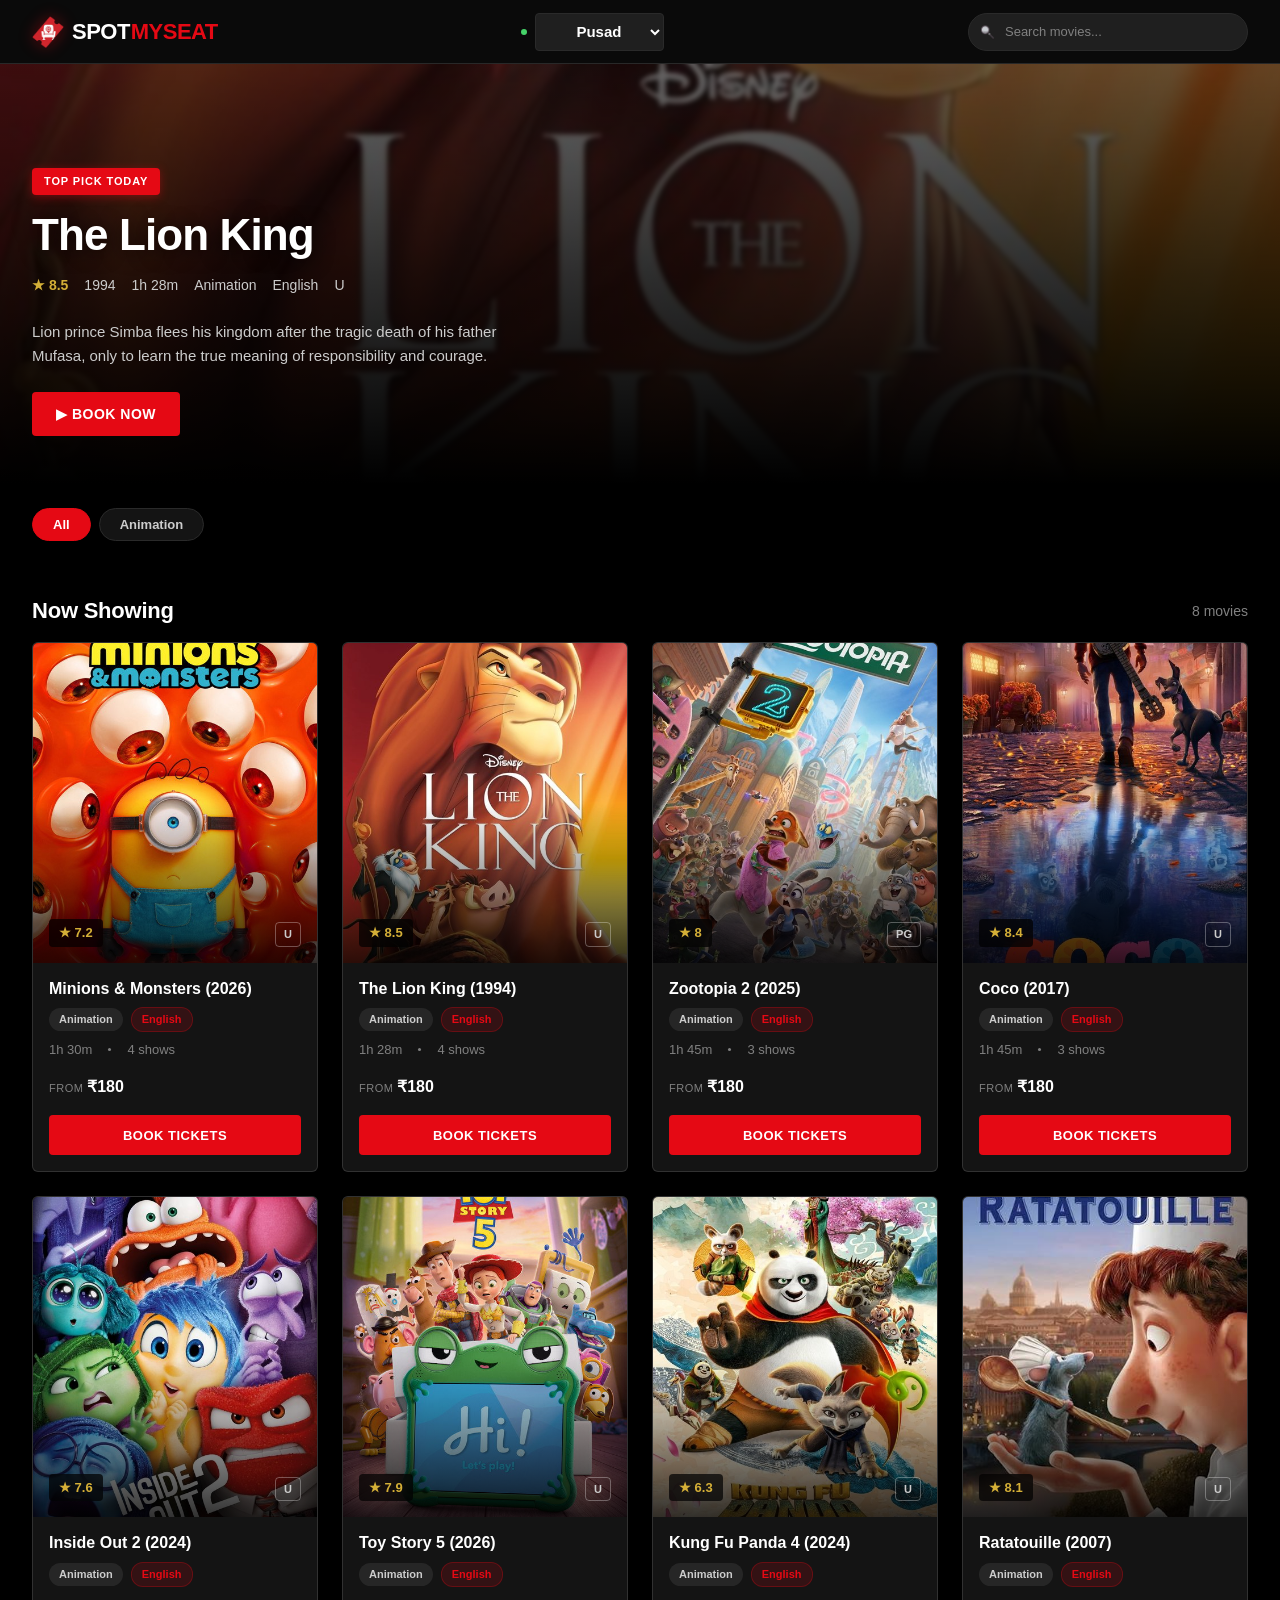
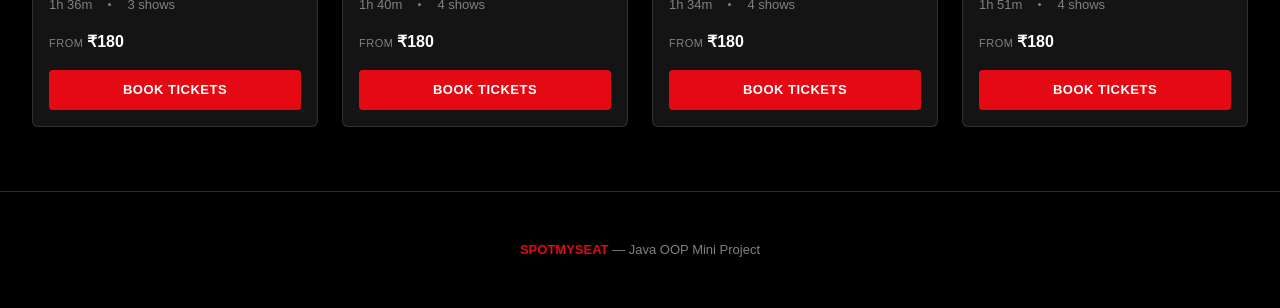
<file: SpotMySeat/website/index.html>
<!DOCTYPE html>
<html lang="en">

<head>
    <meta charset="UTF-8">
    <meta name="viewport" content="width=device-width, initial-scale=1.0">
    <meta name="description"
        content="SpotMySeat — Book movie tickets online. Browse now showing movies, pick your seats, and confirm instantly.">
    <title>SpotMySeat — Movie Ticket Booking</title>
    <link rel="icon" type="image/png" href="logo-icon.png">
    <link rel="stylesheet" href="common.css">
    <link rel="stylesheet" href="home.css">
</head>

<body data-page="home">

    <!-- ======== NAVBAR ======== -->
    <nav class="navbar" id="main-navbar">
        <a href="index.html" class="navbar-brand">
            <img src="logo-icon.png" alt="SpotMySeat Logo" class="logo-icon">
            <span class="logo-text">SPOT</span>
            <span class="logo-text1 id=website-name">MYSEAT</span>
        </a>
        <div class="navbar-venue">
            <span class="venue-dot"></span>
            <!-- <span>Pusad City • City Center</span> -->
            <span><select class="places" id="locations">
                    <option>Pusad</option>
                    <option>Nagpur</option>
                    <option>Pune</option>
                    <option>Mumbai</option>
                </select></span>
        </div>
        <div class="navbar-right">
            <div class="search-container">
                <img src="search-icon.png" alt="Search" class="search-icon">
                <input type="text" class="search-input" id="search-input" placeholder="Search movies..."
                    autocomplete="off">
            </div>
        </div>
    </nav>

    <!-- ======== HERO BANNER ======== -->
    <section class="hero-banner" id="hero-banner" style="display:none;">
        <div class="hero-bg" id="hero-bg"></div>
        <div class="hero-content fade-in">
            <span class="hero-badge"> TOP PICK TODAY</span>
            <h1 class="hero-title" id="hero-title"></h1>
            <div class="hero-meta" id="hero-meta"></div>
            <p class="hero-description" id="hero-description"></p>
            <a href="#" class="btn-primary" id="hero-cta">▶ Book Now</a>
        </div>
    </section>

    <!-- ======== GENRE FILTER ======== -->
    <section class="filter-section">
        <div class="filter-bar" id="genre-filter">
            <!-- Genre pills rendered by JavaScript -->
        </div>
    </section>

    <!-- ======== MOVIES SECTION ======== -->
    <div class="section-header">
        <h2 class="section-title" id="section-title">Now Showing</h2>
        <span class="section-count" id="movie-count"></span>
    </div>

    <div class="movies-grid" id="movies-grid">
        <!-- Movie cards rendered by JavaScript -->
    </div>

    <!-- ======== EMPTY STATE ======== -->
    <div class="empty-state" id="empty-state" style="display:none;">
        <div class="empty-icon">🎞️</div>
        <h3>No movies found</h3>
        <p>Try a different search term or genre filter.</p>
    </div>

    <!-- ======== FOOTER ======== -->
    <footer class="site-footer">
        <p><span class="footer-brand">SPOTMYSEAT</span> — Java OOP Mini Project</p>
    </footer>

    <script src="script.js"></script>
</body>

</html>
</file>
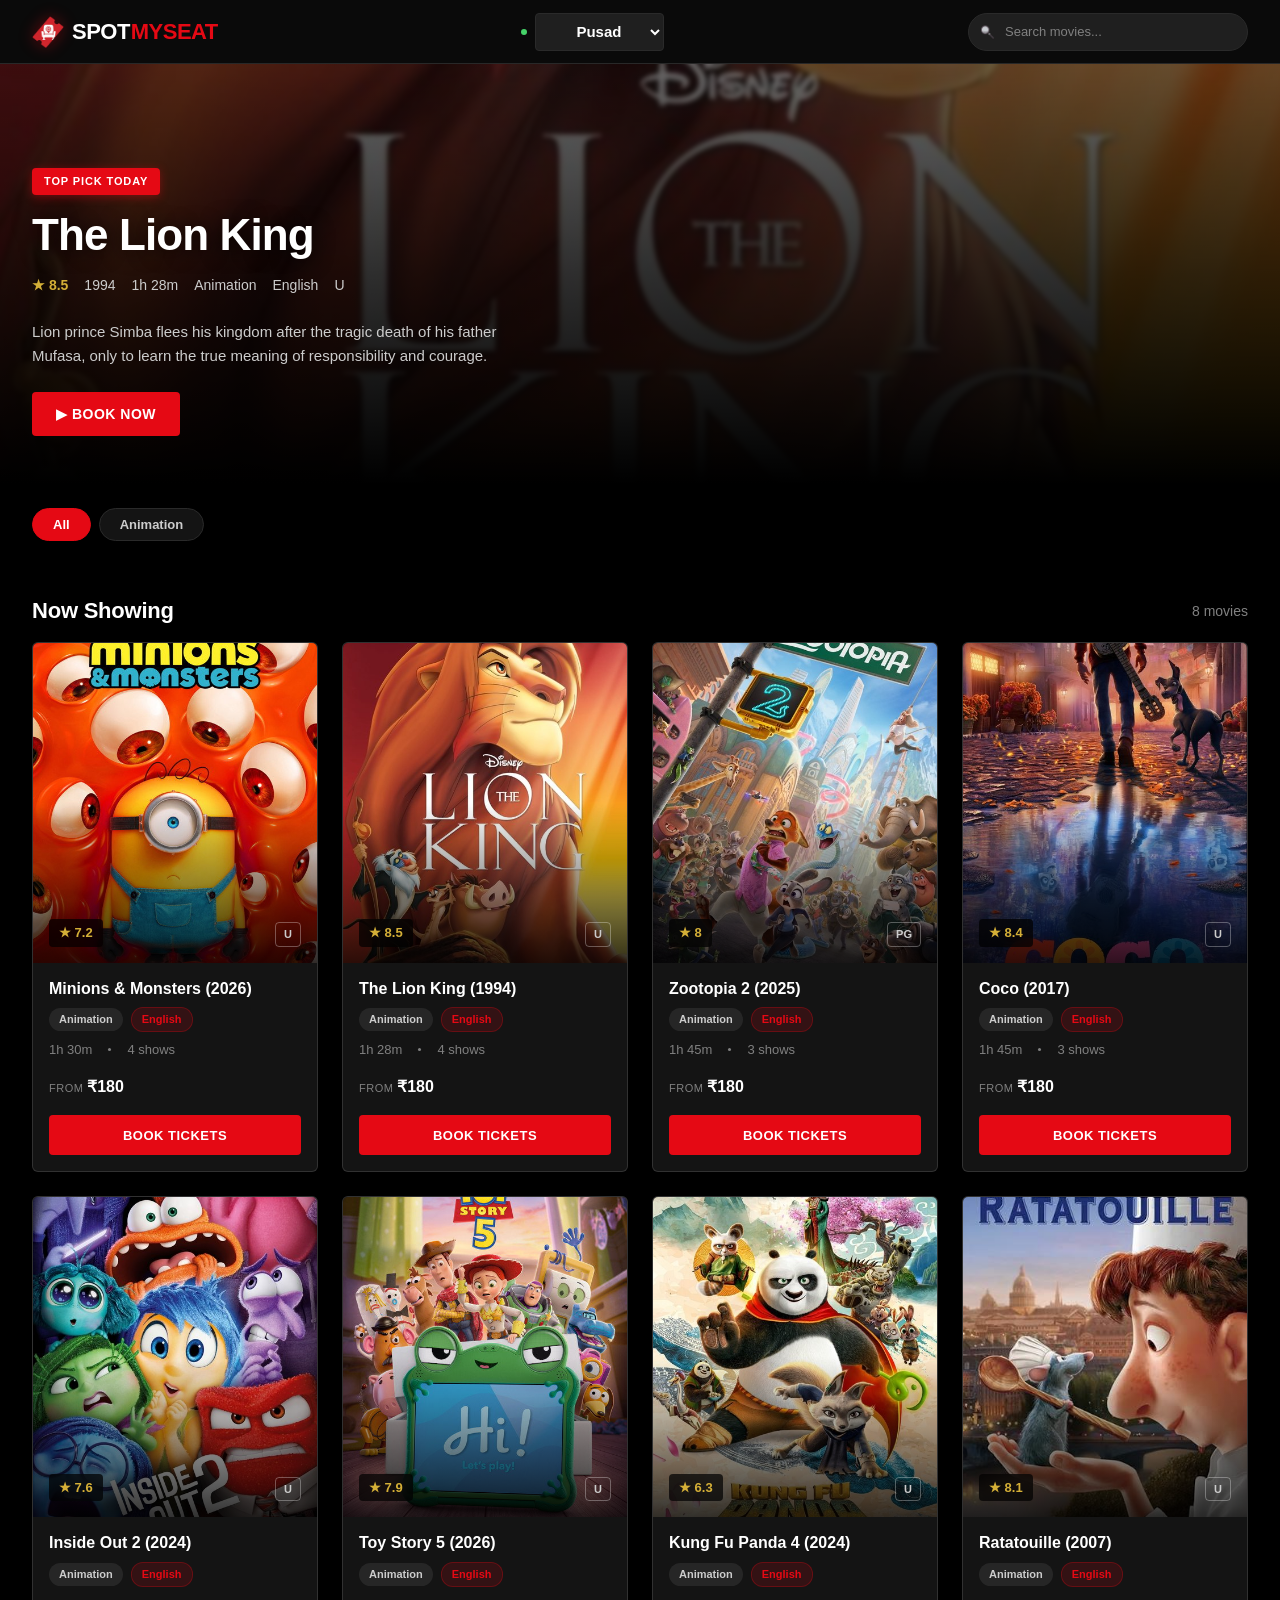
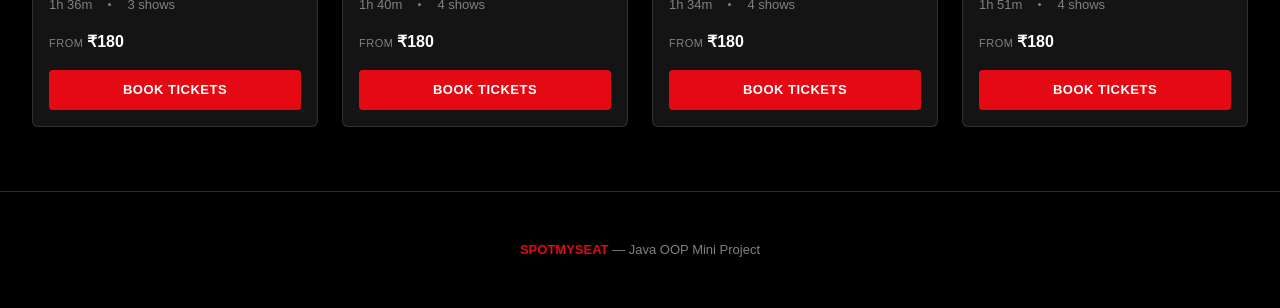
<file: SpotMySeat/website/booking.html>
<!DOCTYPE html>
<html lang="en">

<head>
    <meta charset="UTF-8">
    <meta name="viewport" content="width=device-width, initial-scale=1.0">
    <meta name="description"
        content="SpotMySeat — Select your showtime, pick your seats, and book your movie tickets instantly.">
    <title>Book Tickets — SpotMySeat</title>
    <link rel="icon" type="image/png" href="logo-icon.png">
    <link rel="stylesheet" href="common.css">
    <link rel="stylesheet" href="booking.css">
</head>

<body data-page="booking">

    <!-- ======== NAVBAR ======== -->
    <nav class="navbar">
        <a href="index.html" class="navbar-brand">
            <img src="logo-icon.png" alt="SpotMySeat Logo" class="logo-icon">
            <span class="logo-text">SPOTMYSEAT</span>
        </a>
        <div class="navbar-venue">
            <span class="venue-dot"></span>
            <span>Grand Cineplex • City Center</span>
        </div>
        <div class="navbar-right"></div>
    </nav>

    <!-- ======== BOOKING HEADER ======== -->
    <div class="booking-header" id="booking-header">
        <a href="index.html" class="back-link" id="back-link">← Back to Movies</a>
        <div class="booking-movie-info" id="booking-movie-info">
            <!-- Filled by JavaScript -->
        </div>
    </div>

    <!-- ======== BOOKING LAYOUT ======== -->
    <div class="booking-layout" id="booking-layout">
        <!-- LEFT: Hall & Seat Selection -->
        <div class="booking-left">

            <!-- Date Selector -->
            <div class="selector-section" id="date-section">
                <div class="selector-label">Select Date</div>
                <div class="date-selector" id="date-selector">
                    <!-- Date chips rendered by JavaScript -->
                </div>
            </div>

            <!-- Showtime Selector -->
            <div class="selector-section" id="showtime-section">
                <div class="selector-label">Select Showtime</div>
                <div class="showtime-selector" id="showtime-selector">
                    <!-- Showtime chips rendered by JavaScript -->
                </div>
            </div>

            <!-- Cinema Screen & Seat Map -->
            <div class="screen-container" id="screen-container" style="display:none;">
                <div class="cinema-screen"></div>

                <div class="seat-map-container">
                    <!-- VIP Section -->
                    <div class="vip-row-indicator">
                        <span class="vip-label">★ VIP Lounge ★</span>
                    </div>
                    <div id="seat-map-vip">
                        <!-- VIP rows A-B rendered by JavaScript -->
                    </div>

                    <hr class="classic-divider">

                    <!-- Classic Section -->
                    <div id="seat-map-classic">
                        <!-- Classic rows C-F rendered by JavaScript -->
                    </div>

                    <!-- Legend -->
                    <div class="seat-legend">
                        <div class="legend-item">
                            <div class="legend-swatch swatch-available"></div>
                            <span>Available</span>
                        </div>
                        <div class="legend-item">
                            <div class="legend-swatch swatch-selected"></div>
                            <span>Selected</span>
                        </div>
                        <div class="legend-item">
                            <div class="legend-swatch swatch-booked"></div>
                            <span>Sold Out</span>
                        </div>
                        <div class="legend-item">
                            <div class="legend-swatch swatch-vip"></div>
                            <span>VIP</span>
                        </div>
                    </div>
                </div>
            </div>
        </div>

        <!-- RIGHT: Order Summary & Checkout -->
        <div class="checkout-panel" id="checkout-panel">
            <div class="checkout-title">🎟️ Booking Summary</div>

            <div class="checkout-row">
                <span class="label">Movie</span>
                <span class="value" id="checkout-movie">—</span>
            </div>
            <div class="checkout-row">
                <span class="label">Date</span>
                <span class="value" id="checkout-date">—</span>
            </div>
            <div class="checkout-row">
                <span class="label">Showtime</span>
                <span class="value" id="checkout-time">—</span>
            </div>
            <div class="checkout-row">
                <span class="label">Hall</span>
                <span class="value" id="checkout-hall">—</span>
            </div>

            <hr class="checkout-divider">

            <div class="selector-label" style="margin-bottom:8px;">Selected Seats</div>
            <div class="selected-seats-display" id="selected-seats-display">
                <span class="no-seats-msg">No seats selected yet</span>
            </div>

            <hr class="checkout-divider">

            <div class="checkout-row">
                <span class="label">Tickets</span>
                <span class="value" id="checkout-ticket-count">0</span>
            </div>
            <div class="checkout-row">
                <span class="label">Ticket Cost</span>
                <span class="value" id="checkout-ticket-cost">₹0</span>
            </div>
            <div class="checkout-row">
                <span class="label">Convenience Fee</span>
                <span class="value" id="checkout-convenience">₹0</span>
            </div>

            <hr class="checkout-divider">

            <div class="checkout-total">
                <span>Total Payable</span>
                <span class="total-amount" id="checkout-total">₹0</span>
            </div>

            <!-- Customer Form -->
            <div class="form-section-title">👤 Your Details</div>

            <div class="error-banner" id="error-banner"></div>

            <div class="form-group">
                <label class="form-label" for="cust-name">Full Name</label>
                <input type="text" class="form-control" id="cust-name" placeholder="Enter your full name">
                <div class="form-error" id="name-error">Please enter your name</div>
            </div>

            <div class="form-group">
                <label class="form-label" for="cust-email">Email Address</label>
                <input type="email" class="form-control" id="cust-email" placeholder="you@example.com">
                <div class="form-error" id="email-error">Please enter a valid email</div>
            </div>

            <div class="form-group">
                <label class="form-label" for="cust-phone">Phone Number</label>
                <input type="tel" class="form-control" id="cust-phone" placeholder="10-digit phone number"
                    maxlength="10">
                <div class="form-error" id="phone-error">Please enter a valid 10-digit phone number</div>
            </div>

            <button class="btn-primary btn-book disabled" id="btn-confirm" disabled>
                Confirm & Book Seats
            </button>
        </div>
    </div>

    <!-- ======== FOOTER ======== -->
    <footer class="site-footer">
        <p><span class="footer-brand">SPOTMYSEAT</span> — Java OOP Mini Project</p>
    </footer>

    <script src="script.js"></script>
</body>

</html>
</file>
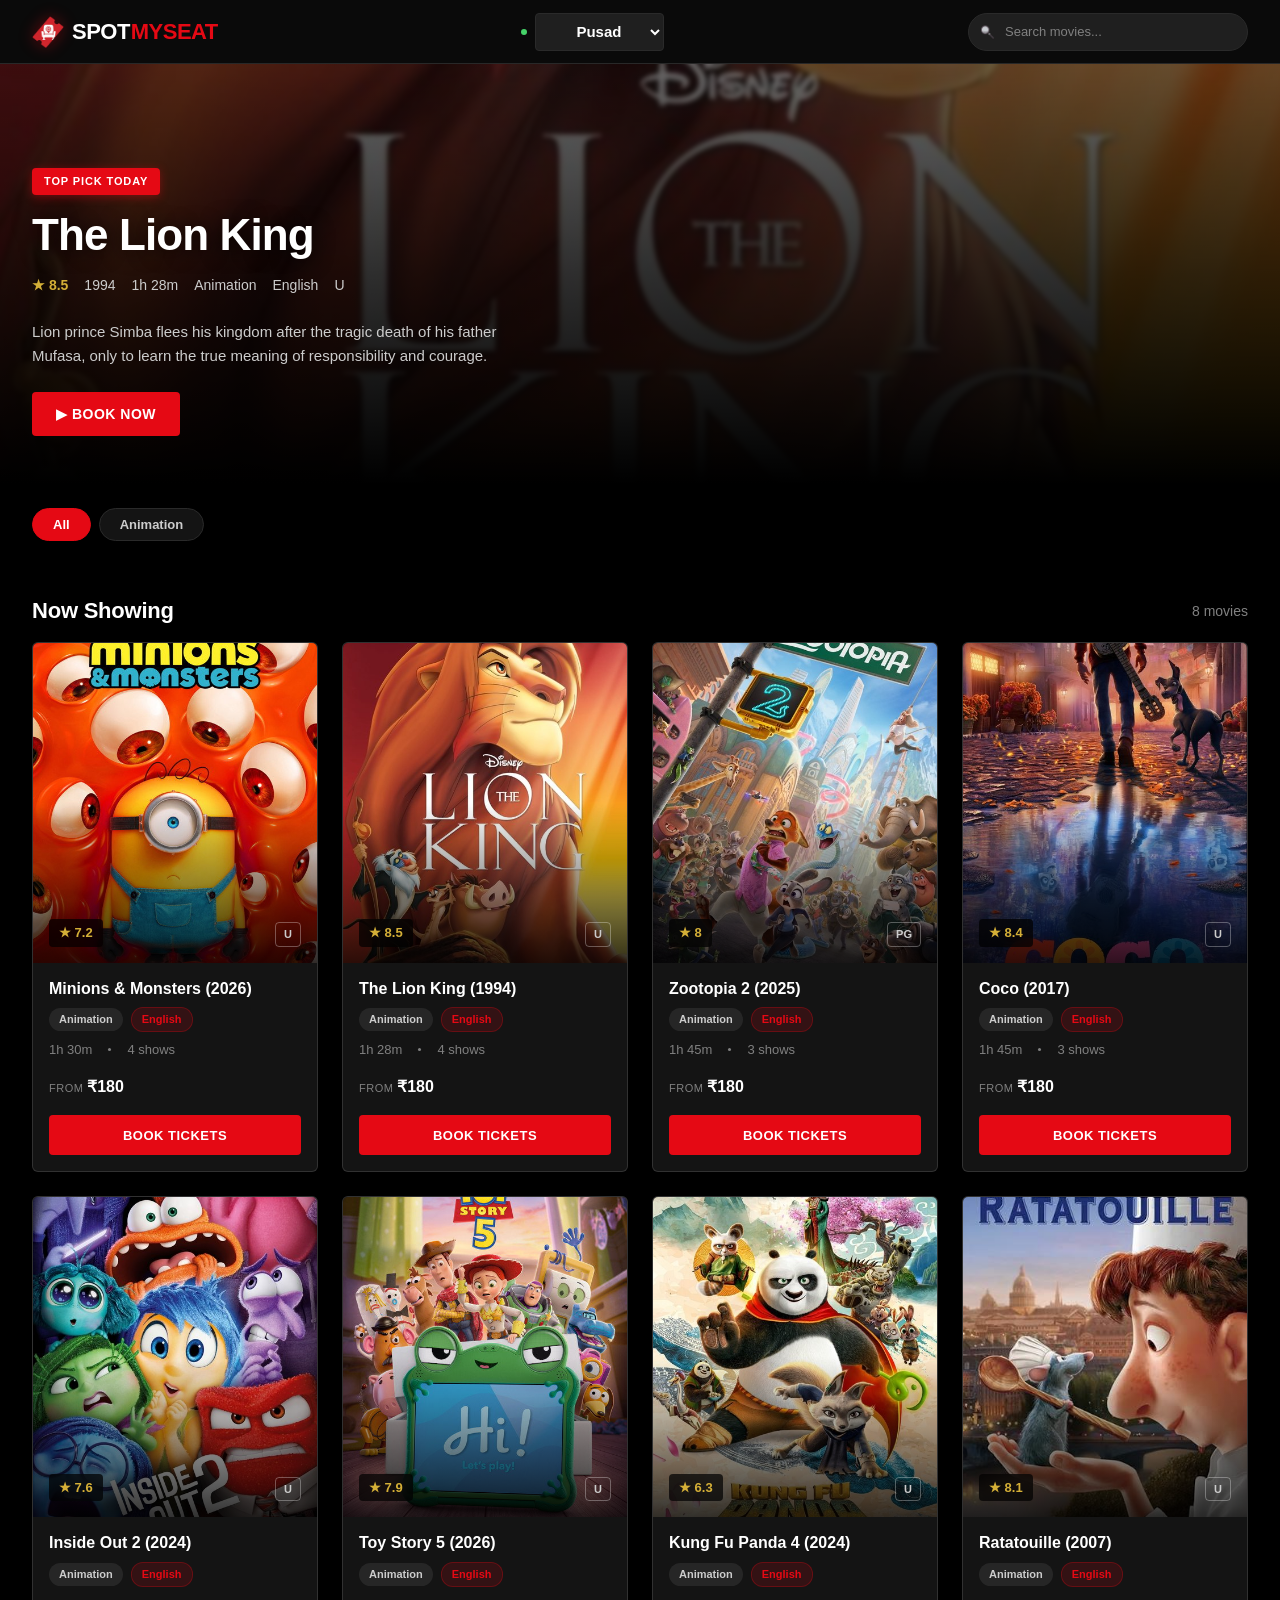
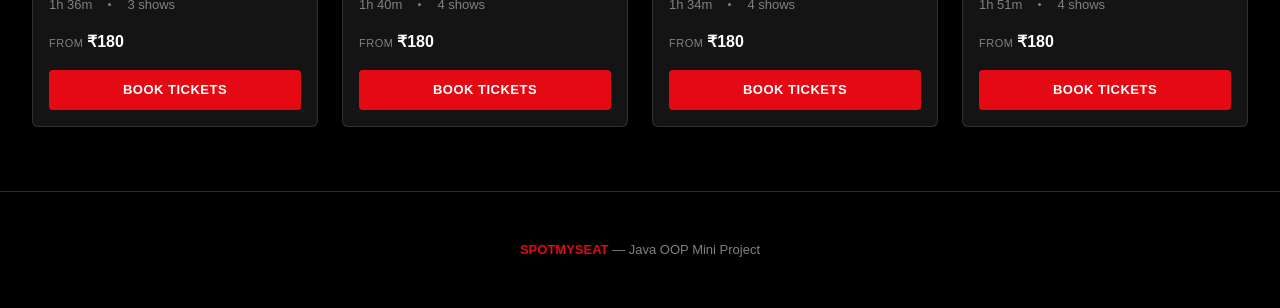
<file: SpotMySeat/website/confirmation.html>
<!DOCTYPE html>
<html lang="en">

<head>
    <meta charset="UTF-8">
    <meta name="viewport" content="width=device-width, initial-scale=1.0">
    <meta name="description"
        content="SpotMySeat — Your booking is confirmed! View your digital cinema ticket and booking details.">
    <title>Booking Confirmed — SpotMySeat</title>
    <link rel="icon" type="image/png" href="logo-icon.png">
    <link rel="stylesheet" href="common.css">
    <link rel="stylesheet" href="confirmation.css">
</head>

<body data-page="confirmation">

    <!-- ======== NAVBAR ======== -->
    <nav class="navbar">
        <a href="index.html" class="navbar-brand">
            <img src="logo-icon.png" alt="SpotMySeat Logo" class="logo-icon">
            <span class="logo-text">SPOTMYSEAT</span>
        </a>
        <div class="navbar-venue">
            <span class="venue-dot"></span>
            <span>Grand Cineplex • City Center</span>
        </div>
        <div class="navbar-right"></div>
    </nav>

    <!-- ======== CONFIRMATION CONTENT ======== -->
    <div class="confirmation-container fade-in">

        <!-- Success Badge -->
        <div class="success-badge">✓</div>
        <h1 class="confirmation-title">Booking Confirmed!</h1>
        <p class="confirmation-subtitle">Your seats have been successfully reserved. Enjoy the show! 🍿</p>

        <!-- Ticket Voucher -->
        <div class="ticket-voucher" id="ticket-voucher">
            <div class="ticket-header">
                <div class="ticket-logo">
                    <img src="logo-icon.png" alt="SpotMySeat Logo" class="ticket-logo-img">
                    <span>SPOTMYSEAT</span>
                </div>
                <div class="ticket-id-section">
                    <div class="ticket-id-label">Booking ID</div>
                    <div class="ticket-id-value" id="ticket-booking-id">—</div>
                </div>
            </div>

            <div class="ticket-body">
                <div class="ticket-movie-title" id="ticket-movie-title">—</div>

                <div class="ticket-details-grid">
                    <div class="ticket-detail-item">
                        <span class="ticket-detail-label">📅 Date</span>
                        <span class="ticket-detail-value" id="ticket-date">—</span>
                    </div>
                    <div class="ticket-detail-item">
                        <span class="ticket-detail-label">🕐 Showtime</span>
                        <span class="ticket-detail-value" id="ticket-time">—</span>
                    </div>
                    <div class="ticket-detail-item">
                        <span class="ticket-detail-label">🏛️ Hall</span>
                        <span class="ticket-detail-value" id="ticket-hall">—</span>
                    </div>
                    <div class="ticket-detail-item">
                        <span class="ticket-detail-label">🎫 Tickets</span>
                        <span class="ticket-detail-value" id="ticket-count">—</span>
                    </div>
                </div>

                <div class="ticket-seats-section">
                    <span class="ticket-detail-label">💺 Your Seats</span>
                    <div class="ticket-seats-row" id="ticket-seats-row">
                        <!-- Seat badges rendered by JavaScript -->
                    </div>
                </div>

                <div class="ticket-details-grid">
                    <div class="ticket-detail-item">
                        <span class="ticket-detail-label">👤 Customer</span>
                        <span class="ticket-detail-value" id="ticket-customer-name">—</span>
                    </div>
                    <div class="ticket-detail-item">
                        <span class="ticket-detail-label">📧 Email</span>
                        <span class="ticket-detail-value" id="ticket-customer-email">—</span>
                    </div>
                    <div class="ticket-detail-item">
                        <span class="ticket-detail-label">📱 Phone</span>
                        <span class="ticket-detail-value" id="ticket-customer-phone">—</span>
                    </div>
                </div>
            </div>

            <hr class="ticket-perforation">

            <div class="ticket-footer">
                <div class="ticket-total-section">
                    <div class="ticket-total-label">Total Paid</div>
                    <div class="ticket-total-amount" id="ticket-total-amount">₹0</div>
                </div>
                <div class="ticket-status">✓ Confirmed</div>
            </div>

            <div class="ticket-barcode">
                <div class="barcode-lines" id="barcode-lines">
                    <!-- Barcode lines rendered by JavaScript -->
                </div>
                <div class="barcode-text" id="barcode-text">SPOTMYSEAT-000000</div>
            </div>
        </div>

        <!-- Action Buttons -->
        <div class="action-buttons">
            <a href="index.html" class="btn-primary" id="btn-book-another" onclick="clearBookingData()">
                🎬 Book Another Movie
            </a>
            <button class="btn-secondary">
                🖨️ Print Ticket
            </button>
        </div>
    </div>

    <!-- ======== FOOTER ======== -->
    <footer class="site-footer">
        <p><span class="footer-brand">SPOTMYSEAT</span> — Java OOP Mini Project</p>
    </footer>

    <script src="script.js"></script>
</body>

</html>
</file>
<file: SpotMySeat/website/common.css>
/* ============================================================
   SpotMySeat — Cinema Ticket Booking System
   common.css — Shared Design System & Core Styles
   
   Contains:
   - Design tokens (:root variables)
   - Reset & base styles
   - Typography system
   - Shared navbar & brand header
   - Reusable buttons & utilities
   - Shared site footer
   - Keyframe animations
   ============================================================ */

/* ---- CSS CUSTOM PROPERTIES (Design Tokens) ---- */
:root {
    /* Background Layers */
    --bg-canvas: #000000;
    --bg-surface-header: #0B0B0B;
    --bg-surface-card: #141414;
    --bg-surface-elevated: #1F1F1F;
    --bg-input: #181818;

    /* Brand Primary (Red) */
    --primary-red: #E50914;
    --primary-red-hover: #F40612;
    --primary-red-active: #B80710;
    --primary-red-glow: rgba(229, 9, 20, 0.4);

    /* Text Colors */
    --text-primary: #FFFFFF;
    --text-secondary: #CCCCCC;
    --text-muted: #808080;

    /* Borders */
    --border-subtle: #2A2A2A;
    --border-focused: #E50914;
    --border-hairline: rgba(255, 255, 255, 0.12);

    /* Seat Map & Accent Colors */
    --seat-available-bg: #262626;
    --seat-available-border: #404040;
    --seat-selected-bg: #E50914;
    --seat-selected-border: #FF2D38;
    --seat-booked-bg: #111111;
    --seat-booked-border: #1A1A1A;
    --vip-accent: #D4AF37;

    /* Status */
    --success-green: #46D369;
    --warning-amber: #F5A623;

    /* Spacing (8px grid) */
    --space-xs: 4px;
    --space-sm: 8px;
    --space-md: 16px;
    --space-lg: 24px;
    --space-xl: 32px;
    --space-2xl: 48px;
    --space-3xl: 64px;

    /* Border Radius */
    --radius-sm: 4px;
    --radius-md: 6px;
    --radius-lg: 8px;
    --radius-xl: 12px;

    /* Transitions */
    --transition-fast: 0.15s ease;
    --transition-smooth: 0.25s cubic-bezier(0.2, 0, 0, 1);
    --transition-spring: 0.3s cubic-bezier(0.34, 1.56, 0.64, 1);
}

/* ---- RESET & BASE ---- */
*,
*::before,
*::after {
    margin: 0;
    padding: 0;
    box-sizing: border-box;
}

html {
    font-size: 16px;
    scroll-behavior: smooth;
    -webkit-font-smoothing: antialiased;
    -moz-osx-font-smoothing: grayscale;
}

body {
    font-family: -apple-system, BlinkMacSystemFont, "Segoe UI", Roboto, Helvetica, Arial, sans-serif;
    background-color: var(--bg-canvas);
    color: var(--text-primary);
    line-height: 1.5;
    min-height: 100vh;
    overflow-x: hidden;
}

a {
    color: inherit;
    text-decoration: none;
}

img {
    max-width: 100%;
    display: block;
}

button {
    cursor: pointer;
    font-family: inherit;
    border: none;
    outline: none;
}

input {
    font-family: inherit;
    outline: none;
}

/* ---- CUSTOM SCROLLBAR ---- */
::-webkit-scrollbar {
    width: 8px;
}

::-webkit-scrollbar-track {
    background: var(--bg-canvas);
}

::-webkit-scrollbar-thumb {
    background: #333;
    border-radius: 4px;
}

::-webkit-scrollbar-thumb:hover {
    background: #555;
}

/* ---- TYPOGRAPHY SCALE ---- */
.text-display {
    font-size: 40px;
    font-weight: 900;
    line-height: 1.15;
    letter-spacing: -0.02em;
}

h1,
.text-h1 {
    font-size: 28px;
    font-weight: 800;
    line-height: 1.2;
    letter-spacing: -0.015em;
}

h2,
.text-h2 {
    font-size: 20px;
    font-weight: 700;
    line-height: 1.3;
}

h3,
.text-h3 {
    font-size: 16px;
    font-weight: 700;
    line-height: 1.35;
}

.text-body {
    font-size: 14px;
    font-weight: 400;
    line-height: 1.5;
}

.text-caption {
    font-size: 12px;
    font-weight: 500;
    line-height: 1.4;
    color: var(--text-muted);
}

.text-label {
    font-size: 11px;
    font-weight: 700;
    letter-spacing: 0.06em;
    text-transform: uppercase;
}

/* ---- NAVBAR ---- */
.navbar {
    position: sticky;
    top: 0;
    z-index: 1000;
    display: flex;
    align-items: center;
    justify-content: space-between;
    padding: 0 var(--space-xl);
    height: 64px;
    background: rgba(11, 11, 11, 0.92);
    backdrop-filter: blur(16px);
    -webkit-backdrop-filter: blur(16px);
    border-bottom: 1px solid var(--border-hairline);
}

.navbar-brand {
    display: flex;
    align-items: center;
    gap: var(--space-sm);
    text-decoration: none;
    cursor: pointer;
}

.navbar-brand .logo-icon {
    width: 32px;
    height: 32px;
    object-fit: contain;
    filter: drop-shadow(0 0 8px var(--primary-red-glow));
    transition: transform 0.25s cubic-bezier(0.34, 1.56, 0.64, 1);
    display: block;
}

.navbar-brand:hover .logo-icon {
    transform: scale(1.1) rotate(-3deg);
}

.navbar-brand .logo-text {
    font-size: 22px;
    font-weight: 900;
    letter-spacing: -0.5px;
}

.navbar-brand .logo-text1 {
    font-size: 22px;
    font-weight: 900;
    color: var(--primary-red);
    letter-spacing: -0.5px;
    margin-left: -7.2px;
}

.navbar-venue {
    display: flex;
    align-items: center;
    gap: var(--space-sm);
    color: var(--text-muted);
    font-size: 13px;
}

.navbar-venue .venue-dot {
    width: 6px;
    height: 6px;
    background: var(--success-green);
    border-radius: 50%;
    animation: pulse-dot 2s ease-in-out infinite;
}

.places {
    width: 100%;
    height: 38px;
    padding: 0 14px 0 36px;
    background: var(--bg-surface-elevated);
    border: 1px solid var(--border-subtle);
    border-radius: var(--radius-sm);
    color: var(--text-primary);
    font-size: 15px;
    transition: border-color var(--transition-fast), box-shadow var(--transition-fast);
    /* border-radius: 25px; */
    font-weight: bold;
}


.places-click {
    border-color: var(--primary-red);
    box-shadow: 0 0 0 2px var(--primary-red-glow);
}

@keyframes pulse-dot {

    0%,
    100% {
        opacity: 1;
    }

    50% {
        opacity: 0.4;
    }
}

.navbar-right {
    display: flex;
    align-items: center;
    gap: var(--space-md);
}

/* ---- BUTTONS ---- */
.btn-primary {
    display: inline-flex;
    align-items: center;
    justify-content: center;
    gap: var(--space-sm);
    height: 44px;
    padding: 0 24px;
    background: var(--primary-red);
    color: var(--text-primary);
    font-size: 14px;
    font-weight: 700;
    letter-spacing: 0.5px;
    text-transform: uppercase;
    border: none;
    border-radius: var(--radius-sm);
    cursor: pointer;
    transition: all var(--transition-smooth);
    text-decoration: none;
    white-space: nowrap;
}

.btn-primary:hover {
    background: var(--primary-red-hover);
    box-shadow: 0 4px 20px var(--primary-red-glow);
    transform: translateY(-1px);
}

.btn-primary:active {
    transform: scale(0.98) translateY(0);
    background: var(--primary-red-active);
}

.btn-primary:disabled,
.btn-primary.disabled {
    background: #262626;
    color: #555;
    cursor: not-allowed;
    box-shadow: none;
    transform: none;
}

.btn-secondary {
    display: inline-flex;
    align-items: center;
    justify-content: center;
    gap: var(--space-sm);
    height: 44px;
    padding: 0 24px;
    background: transparent;
    color: var(--text-primary);
    font-size: 14px;
    font-weight: 600;
    border: 1px solid var(--border-subtle);
    border-radius: var(--radius-sm);
    cursor: pointer;
    transition: all var(--transition-smooth);
    text-decoration: none;
}

.btn-secondary:hover {
    background: var(--bg-surface-elevated);
    border-color: #555;
}

.btn-secondary:active {
    transform: scale(0.98);
}

.btn-ghost {
    display: inline-flex;
    align-items: center;
    gap: var(--space-xs);
    padding: var(--space-sm) var(--space-md);
    background: transparent;
    color: var(--text-secondary);
    font-size: 14px;
    font-weight: 500;
    border: none;
    border-radius: var(--radius-sm);
    cursor: pointer;
    transition: color var(--transition-fast);
    text-decoration: none;
}

.btn-ghost:hover {
    color: var(--text-primary);
}

/* ---- FOOTER ---- */
.site-footer {
    text-align: center;
    padding: var(--space-2xl) var(--space-xl);
    border-top: 1px solid var(--border-subtle);
    color: var(--text-muted);
    font-size: 13px;
}

.footer-brand {
    font-weight: 800;
    color: var(--primary-red);
}

.footer-tagline {
    margin-top: var(--space-xs);
    font-size: 12px;
    color: #555;
}

/* ---- ANIMATIONS & UTILITIES ---- */
.fade-in {
    animation: fadeIn 0.4s ease-out;
}

@keyframes fadeIn {
    from {
        opacity: 0;
        transform: translateY(10px);
    }

    to {
        opacity: 1;
        transform: translateY(0);
    }
}

.page-loading {
    display: flex;
    align-items: center;
    justify-content: center;
    min-height: 300px;
}

.loading-spinner {
    width: 40px;
    height: 40px;
    border: 3px solid var(--border-subtle);
    border-top: 3px solid var(--primary-red);
    border-radius: 50%;
    animation: spin 0.8s linear infinite;
}

@keyframes spin {
    to {
        transform: rotate(360deg);
    }
}

/* ---- RESPONSIVE COMMON ---- */
@media (max-width: 768px) {
    .navbar {
        padding: 0 var(--space-md);
        gap: var(--space-sm);
    }

    .navbar-venue {
        display: none;
    }
}
</file>
<file: SpotMySeat/website/home.css>
/* ============================================================
   SpotMySeat — Cinema Ticket Booking System
   home.css — Home Page Styles (index.html)
   
   Contains:
   - Search container & navbar search input
   - Hero banner with backdrop & featured movie CTA
   - Genre filter pill carousel
   - Section headers & movie count
   - Responsive movie grid & rich movie cards
   - Empty search results state
   - Home-specific responsive media queries
   ============================================================ */

/* ---- SEARCH BAR ---- */
.search-container {
    position: relative;
    width: 280px;
}

.search-container .search-icon {
    position: absolute;
    left: 12px;
    top: 50%;
    transform: translateY(-50%);
    width: 15px;
    height: 15px;
    object-fit: contain;
    pointer-events: none;
    opacity: 0.8;
    transition: opacity var(--transition-fast), transform var(--transition-fast);
}

.search-container:focus-within .search-icon {
    opacity: 1;
    transform: translateY(-50%) scale(1.1);
}

.search-input {
    width: 100%;
    height: 38px;
    padding: 0 14px 0 36px;
    background: var(--bg-surface-elevated);
    border: 1px solid var(--border-subtle);
    /* border-radius: var(--radius-sm); */
    border-radius: 25px;
    color: var(--text-primary);
    font-size: 13px;
    transition: border-color var(--transition-fast), box-shadow var(--transition-fast);
}

.search-input::placeholder {
    color: var(--text-muted);
}

.search-input:focus {
    border-color: var(--primary-red);
    box-shadow: 0 0 0 2px var(--primary-red-glow);
}

/* ---- HERO BANNER ---- */
.hero-banner {
    position: relative;
    width: 100%;
    min-height: 420px;
    display: flex;
    align-items: flex-end;
    padding: var(--space-3xl) var(--space-xl) var(--space-2xl);
    overflow: hidden;
}

.hero-bg {
    position: absolute;
    inset: 0;
    z-index: 0;
}

.hero-bg::after {
    content: '';
    position: absolute;
    inset: 0;
    background: linear-gradient(180deg, rgba(0, 0, 0, 0.1) 0%, rgba(0, 0, 0, 0.6) 50%, #000000 100%);
}

.hero-content {
    position: relative;
    z-index: 1;
    max-width: 600px;
}

.hero-badge {
    display: inline-flex;
    align-items: center;
    gap: 6px;
    padding: 5px 12px;
    background: var(--primary-red);
    color: white;
    font-size: 11px;
    font-weight: 800;
    letter-spacing: 0.08em;
    text-transform: uppercase;
    border-radius: var(--radius-sm);
    margin-bottom: var(--space-md);
    box-shadow: 0 2px 10px rgba(229, 9, 20, 0.4);
}

.hero-badge-icon {
    width: 15px;
    height: 15px;
    object-fit: contain;
    display: inline-block;
    filter: drop-shadow(0 0 3px rgba(255, 200, 50, 0.8));
    animation: flame-pulse 2s ease-in-out infinite alternate;
}

@keyframes flame-pulse {
    0% {
        transform: scale(1) rotate(-2deg);
    }

    100% {
        transform: scale(1.15) rotate(2deg);
    }
}

.hero-title {
    font-size: 44px;
    font-weight: 900;
    line-height: 1.1;
    letter-spacing: -0.02em;
    margin-bottom: var(--space-md);
    text-shadow: 0 2px 20px rgba(0, 0, 0, 0.8);
}

.hero-meta {
    display: flex;
    align-items: center;
    gap: var(--space-md);
    margin-bottom: var(--space-lg);
    flex-wrap: wrap;
}

.hero-meta span {
    font-size: 14px;
    color: var(--text-secondary);
}

.hero-meta .rating-star {
    color: var(--vip-accent);
    font-weight: 700;
}

.hero-description {
    font-size: 15px;
    color: var(--text-secondary);
    line-height: 1.6;
    margin-bottom: var(--space-lg);
    max-width: 500px;
}

/* ---- GENRE FILTER ---- */
.filter-section {
    padding: var(--space-lg) var(--space-xl) var(--space-md);
}

.filter-bar {
    display: flex;
    align-items: center;
    gap: var(--space-sm);
    overflow-x: auto;
    padding-bottom: var(--space-sm);
    scrollbar-width: none;
}

.filter-bar::-webkit-scrollbar {
    display: none;
}

.filter-pill {
    flex-shrink: 0;
    padding: 8px 20px;
    background: var(--bg-surface-card);
    color: var(--text-secondary);
    font-size: 13px;
    font-weight: 600;
    border: 1px solid var(--border-subtle);
    border-radius: 20px;
    cursor: pointer;
    transition: all var(--transition-fast);
    white-space: nowrap;
}

.filter-pill:hover {
    background: var(--bg-surface-elevated);
    color: var(--text-primary);
    border-color: #444;
}

.filter-pill.active {
    background: var(--primary-red);
    color: var(--text-primary);
    border-color: var(--primary-red);
}

/* ---- SECTION HEADERS ---- */
.section-header {
    display: flex;
    align-items: center;
    justify-content: space-between;
    padding: var(--space-xl) var(--space-xl) var(--space-md);
}

.section-title {
    font-size: 22px;
    font-weight: 800;
    letter-spacing: -0.01em;
}

.section-count {
    color: var(--text-muted);
    font-size: 14px;
}

/* ---- MOVIE GRID ---- */
.movies-grid {
    display: grid;
    grid-template-columns: repeat(auto-fill, minmax(240px, 1fr));
    gap: var(--space-lg);
    padding: 0 var(--space-xl) var(--space-3xl);
}

/* ---- MOVIE CARD ---- */
.movie-card {
    background: var(--bg-surface-card);
    border-radius: var(--radius-md);
    overflow: hidden;
    border: 1px solid var(--border-hairline);
    transition: all var(--transition-smooth);
    display: flex;
    flex-direction: column;
}

.movie-card:hover {
    transform: translateY(-6px) scale(1.02);
    box-shadow: 0 12px 40px rgba(0, 0, 0, 0.6), 0 0 0 1px rgba(229, 9, 20, 0.2);
    border-color: rgba(229, 9, 20, 0.3);
}

.movie-poster {
    position: relative;
    width: 100%;
    height: 320px;
    display: flex;
    align-items: center;
    justify-content: center;
    overflow: hidden;
    background-color: #1a1a1a;
}

.poster-img {
    width: 100%;
    height: 100%;
    object-fit: cover;
    display: block;
    transition: transform var(--transition-smooth);
}

.movie-card:hover .poster-img {
    transform: scale(1.05);
}

.poster-fallback {
    width: 100%;
    height: 100%;
    display: flex;
    align-items: center;
    justify-content: center;
    padding: var(--space-md);
    text-align: center;
}

.fallback-title {
    font-size: 18px;
    font-weight: 800;
    color: var(--text-primary);
    text-shadow: 0 2px 8px rgba(0, 0, 0, 0.7);
}

.hero-bg img {
    width: 100%;
    height: 100%;
    object-fit: cover;
    filter: brightness(0.45) blur(2px);
    transform: scale(1.05);
}

.poster-overlay {
    position: absolute;
    inset: 0;
    background: linear-gradient(180deg, transparent 50%, rgba(0, 0, 0, 0.8) 100%);
    display: flex;
    align-items: flex-end;
    justify-content: space-between;
    padding: var(--space-md);
}

.movie-rating-badge {
    display: inline-flex;
    align-items: center;
    gap: 4px;
    padding: 4px 10px;
    background: rgba(0, 0, 0, 0.7);
    backdrop-filter: blur(8px);
    border-radius: var(--radius-sm);
    font-size: 13px;
    font-weight: 700;
    color: var(--vip-accent);
}

.movie-cert-badge {
    padding: 3px 8px;
    border: 1px solid rgba(255, 255, 255, 0.3);
    border-radius: var(--radius-sm);
    font-size: 11px;
    font-weight: 700;
    color: var(--text-secondary);
}

.movie-info {
    padding: var(--space-md);
    display: flex;
    flex-direction: column;
    gap: var(--space-sm);
    flex: 1;
}

.movie-title {
    font-size: 16px;
    font-weight: 700;
    line-height: 1.3;
    color: var(--text-primary);
    display: -webkit-box;
    -webkit-line-clamp: 2;
    -webkit-box-orient: vertical;
    overflow: hidden;
}

.movie-meta {
    display: flex;
    align-items: center;
    gap: var(--space-sm);
    flex-wrap: wrap;
}

.genre-badge {
    padding: 3px 10px;
    background: rgba(255, 255, 255, 0.08);
    border-radius: 12px;
    font-size: 11px;
    font-weight: 600;
    color: var(--text-secondary);
}

.lang-badge {
    padding: 3px 10px;
    background: rgba(229, 9, 20, 0.15);
    border: 1px solid rgba(229, 9, 20, 0.3);
    border-radius: 12px;
    font-size: 11px;
    font-weight: 600;
    color: var(--primary-red);
}

.movie-details {
    display: flex;
    align-items: center;
    gap: var(--space-md);
    font-size: 13px;
    color: var(--text-muted);
}

.movie-details .separator {
    width: 3px;
    height: 3px;
    background: var(--text-muted);
    border-radius: 50%;
}

.movie-price-row {
    display: flex;
    align-items: center;
    justify-content: space-between;
    margin-top: auto;
    padding-top: var(--space-sm);
}

.movie-price {
    font-size: 16px;
    font-weight: 800;
    color: var(--text-primary);
}

.movie-price .from-label {
    font-size: 11px;
    font-weight: 500;
    color: var(--text-muted);
    text-transform: uppercase;
    letter-spacing: 0.05em;
}

.btn-book {
    width: 100%;
    margin-top: var(--space-sm);
    font-size: 13px;
    height: 40px;
}

/* ---- EMPTY STATE ---- */
.empty-state {
    text-align: center;
    padding: var(--space-3xl) var(--space-xl);
    color: var(--text-muted);
}

.empty-state .empty-icon {
    font-size: 64px;
    margin-bottom: var(--space-md);
    opacity: 0.5;
}

.empty-state h3 {
    font-size: 20px;
    color: var(--text-secondary);
    margin-bottom: var(--space-sm);
}

/* ---- RESPONSIVE HOME ---- */
@media (max-width: 768px) {
    .search-container {
        width: 180px;
    }

    .hero-banner {
        min-height: 320px;
        padding: var(--space-2xl) var(--space-md) var(--space-lg);
    }

    .hero-title {
        font-size: 28px;
    }

    .hero-description {
        display: none;
    }

    .filter-section {
        padding: var(--space-md);
    }

    .section-header {
        padding: var(--space-lg) var(--space-md) var(--space-sm);
    }

    .movies-grid {
        grid-template-columns: repeat(auto-fill, minmax(160px, 1fr));
        gap: var(--space-md);
        padding: 0 var(--space-md) var(--space-2xl);
    }

    .movie-poster {
        height: 240px;
    }

    .poster-emoji {
        font-size: 48px;
    }
}

@media (max-width: 480px) {
    .movies-grid {
        grid-template-columns: repeat(2, 1fr);
        gap: var(--space-sm);
    }

    .movie-poster {
        height: 200px;
    }
}
</file>
<file: SpotMySeat/website/booking.css>
/* ============================================================
   SpotMySeat — Cinema Ticket Booking System
   booking.css — Booking Page Styles (booking.html)
   
   Contains:
   - Header with back navigation & selected movie overview
   - 2-column booking layout (Hall selection + Sticky checkout)
   - Date chips & showtime chips selectors
   - Curved cinema screen representation
   - Interactive 60-seat grid with VIP & Classic tiers
   - Visual seat legend
   - Sticky checkout panel & live cost breakdown
   - Customer booking form & inline error validation
   - Booking-specific responsive media queries
   ============================================================ */

/* ---- BOOKING HEADER ---- */
.booking-header {
    padding: var(--space-lg) var(--space-xl);
    border-bottom: 1px solid var(--border-subtle);
}

.back-link {
    display: inline-flex;
    align-items: center;
    gap: var(--space-sm);
    color: var(--text-muted);
    font-size: 14px;
    font-weight: 500;
    margin-bottom: var(--space-md);
    transition: color var(--transition-fast);
    text-decoration: none;
}

.back-link:hover {
    color: var(--primary-red);
}

.booking-movie-info {
    display: flex;
    align-items: center;
    gap: var(--space-md);
}

.booking-movie-poster-mini {
    width: 56px;
    height: 80px;
    border-radius: var(--radius-sm);
    display: flex;
    align-items: center;
    justify-content: center;
    font-size: 28px;
    flex-shrink: 0;
    overflow: hidden;
    background-color: #222;
}

.booking-movie-poster-mini img {
    width: 100%;
    height: 100%;
    object-fit: cover;
    display: block;
}

.booking-movie-details h1 {
    font-size: 22px;
    font-weight: 800;
    margin-bottom: 4px;
}

.booking-movie-meta {
    display: flex;
    align-items: center;
    gap: var(--space-sm);
    flex-wrap: wrap;
}

/* ---- BOOKING LAYOUT ---- */
.booking-layout {
    display: grid;
    grid-template-columns: 1fr 380px;
    gap: var(--space-xl);
    max-width: 1200px;
    margin: 0 auto;
    padding: var(--space-lg) var(--space-xl) var(--space-3xl);
}

/* ---- DATE & SHOWTIME SELECTORS ---- */
.selector-section {
    margin-bottom: var(--space-lg);
}

.selector-label {
    font-size: 13px;
    font-weight: 700;
    color: var(--text-muted);
    text-transform: uppercase;
    letter-spacing: 0.06em;
    margin-bottom: var(--space-sm);
}

.date-selector {
    display: flex;
    gap: var(--space-sm);
}

.date-chip {
    padding: 10px 20px;
    background: var(--bg-surface-card);
    border: 1px solid var(--border-subtle);
    border-radius: var(--radius-md);
    color: var(--text-secondary);
    font-size: 13px;
    font-weight: 600;
    cursor: pointer;
    transition: all var(--transition-fast);
    text-align: center;
}

.date-chip .date-day {
    display: block;
    font-size: 11px;
    color: var(--text-muted);
    margin-bottom: 2px;
}

.date-chip:hover {
    border-color: #555;
    background: var(--bg-surface-elevated);
}

.date-chip.active {
    background: var(--primary-red);
    border-color: var(--primary-red);
    color: var(--text-primary);
}

.date-chip.active .date-day {
    color: rgba(255, 255, 255, 0.8);
}

.showtime-selector {
    display: flex;
    gap: var(--space-sm);
    flex-wrap: wrap;
}

.showtime-chip {
    padding: 10px 18px;
    background: var(--bg-surface-card);
    border: 1px solid var(--border-subtle);
    border-radius: var(--radius-md);
    color: var(--text-secondary);
    font-size: 13px;
    font-weight: 600;
    cursor: pointer;
    transition: all var(--transition-fast);
    text-align: center;
}

.showtime-chip .hall-label {
    display: block;
    font-size: 10px;
    color: var(--text-muted);
    margin-top: 2px;
}

.showtime-chip:hover {
    border-color: #555;
    background: var(--bg-surface-elevated);
}

.showtime-chip.active {
    background: rgba(229, 9, 20, 0.15);
    border-color: var(--primary-red);
    color: var(--primary-red);
}

.showtime-chip.active .hall-label {
    color: rgba(229, 9, 20, 0.7);
}

/* ---- CINEMA SCREEN ---- */
.screen-container {
    margin: var(--space-lg) 0 var(--space-xl);
    text-align: center;
}

.cinema-screen {
    width: 80%;
    max-width: 480px;
    height: 32px;
    margin: 0 auto var(--space-xl);
    background: linear-gradient(180deg, #3a3a3a 0%, #1a1a1a 100%);
    border-radius: 50%;
    position: relative;
    transform: perspective(400px) rotateX(-25deg);
    box-shadow: 0 0 30px rgba(150, 150, 150, 0.15),
                0 -2px 20px rgba(200, 200, 200, 0.1);
}

.cinema-screen::after {
    content: 'SCREEN';
    position: absolute;
    bottom: -24px;
    left: 50%;
    transform: translateX(-50%);
    font-size: 10px;
    font-weight: 700;
    letter-spacing: 0.15em;
    color: var(--text-muted);
    text-transform: uppercase;
}

/* ---- SEAT MAP ---- */
.seat-map-container {
    padding: var(--space-md);
    background: var(--bg-surface-card);
    border-radius: var(--radius-lg);
    border: 1px solid var(--border-subtle);
}

.seat-row {
    display: flex;
    align-items: center;
    justify-content: center;
    gap: 6px;
    margin-bottom: 6px;
}

.row-label {
    width: 24px;
    font-size: 12px;
    font-weight: 700;
    color: var(--text-muted);
    text-align: center;
    flex-shrink: 0;
}

.seat-aisle {
    width: 20px;
    flex-shrink: 0;
}

.seat {
    width: 34px;
    height: 30px;
    border-radius: 6px 6px 3px 3px;
    display: flex;
    align-items: center;
    justify-content: center;
    font-size: 10px;
    font-weight: 700;
    cursor: pointer;
    transition: all var(--transition-fast);
    border: 1.5px solid var(--seat-available-border);
    background: var(--seat-available-bg);
    color: var(--text-muted);
    position: relative;
}

.seat:hover:not(.booked):not(.selected) {
    border-color: var(--primary-red);
    background: #333;
    color: var(--text-primary);
    transform: scale(1.1);
}

.seat.selected {
    background: var(--seat-selected-bg);
    border-color: var(--seat-selected-border);
    color: var(--text-primary);
    transform: scale(1.08);
    box-shadow: 0 0 12px var(--primary-red-glow);
}

.seat.booked {
    background: var(--seat-booked-bg);
    border-color: var(--seat-booked-border);
    color: #333;
    cursor: not-allowed;
    opacity: 0.5;
}

.seat.vip {
    border-top: 2px solid var(--vip-accent);
}

.vip-row-indicator {
    display: flex;
    align-items: center;
    justify-content: center;
    gap: var(--space-xs);
    margin-bottom: var(--space-sm);
    padding: var(--space-xs) var(--space-md);
}

.vip-label {
    font-size: 10px;
    font-weight: 700;
    color: var(--vip-accent);
    letter-spacing: 0.1em;
    text-transform: uppercase;
}

.classic-divider {
    margin: var(--space-sm) 0;
    border: none;
    border-top: 1px dashed var(--border-subtle);
}

/* ---- SEAT LEGEND ---- */
.seat-legend {
    display: flex;
    align-items: center;
    justify-content: center;
    gap: var(--space-lg);
    margin-top: var(--space-lg);
    padding-top: var(--space-md);
    border-top: 1px solid var(--border-subtle);
}

.legend-item {
    display: flex;
    align-items: center;
    gap: var(--space-sm);
    font-size: 12px;
    color: var(--text-muted);
}

.legend-swatch {
    width: 20px;
    height: 16px;
    border-radius: 4px 4px 2px 2px;
    border: 1.5px solid;
}

.legend-swatch.swatch-available {
    background: var(--seat-available-bg);
    border-color: var(--seat-available-border);
}

.legend-swatch.swatch-selected {
    background: var(--seat-selected-bg);
    border-color: var(--seat-selected-border);
}

.legend-swatch.swatch-booked {
    background: var(--seat-booked-bg);
    border-color: var(--seat-booked-border);
    opacity: 0.5;
}

.legend-swatch.swatch-vip {
    background: var(--seat-available-bg);
    border-color: var(--seat-available-border);
    border-top: 2px solid var(--vip-accent);
}

/* ---- ORDER SUMMARY / CHECKOUT PANEL ---- */
.checkout-panel {
    position: sticky;
    top: 80px;
    background: var(--bg-surface-card);
    border-radius: var(--radius-lg);
    border: 1px solid var(--border-subtle);
    padding: var(--space-lg);
    height: fit-content;
}

.checkout-title {
    font-size: 18px;
    font-weight: 800;
    margin-bottom: var(--space-lg);
    padding-bottom: var(--space-md);
    border-bottom: 1px solid var(--border-subtle);
}

.checkout-row {
    display: flex;
    justify-content: space-between;
    align-items: center;
    margin-bottom: var(--space-sm);
    font-size: 14px;
}

.checkout-row .label {
    color: var(--text-muted);
}

.checkout-row .value {
    font-weight: 600;
}

.checkout-divider {
    margin: var(--space-md) 0;
    border: none;
    border-top: 1px solid var(--border-subtle);
}

.checkout-total {
    display: flex;
    justify-content: space-between;
    align-items: center;
    font-size: 18px;
    font-weight: 800;
    color: var(--text-primary);
    margin-bottom: var(--space-lg);
}

.checkout-total .total-amount {
    color: var(--success-green);
}

.selected-seats-display {
    display: flex;
    flex-wrap: wrap;
    gap: var(--space-xs);
    margin-bottom: var(--space-md);
    min-height: 32px;
}

.selected-seat-tag {
    padding: 4px 10px;
    background: rgba(229, 9, 20, 0.15);
    border: 1px solid rgba(229, 9, 20, 0.3);
    border-radius: var(--radius-sm);
    font-size: 12px;
    font-weight: 700;
    color: var(--primary-red);
}

.no-seats-msg {
    color: var(--text-muted);
    font-size: 13px;
    font-style: italic;
}

/* ---- CUSTOMER FORM ---- */
.form-group {
    margin-bottom: var(--space-md);
}

.form-label {
    display: block;
    font-size: 12px;
    font-weight: 600;
    color: var(--text-muted);
    margin-bottom: var(--space-xs);
    text-transform: uppercase;
    letter-spacing: 0.04em;
}

.form-control {
    width: 100%;
    height: 44px;
    padding: 0 14px;
    background: var(--bg-input);
    border: 1px solid var(--border-subtle);
    border-radius: var(--radius-sm);
    color: var(--text-primary);
    font-size: 14px;
    transition: border-color var(--transition-fast), box-shadow var(--transition-fast);
}

.form-control::placeholder {
    color: #555;
}

.form-control:focus {
    border-color: var(--primary-red);
    box-shadow: 0 0 0 2px var(--primary-red-glow);
}

.form-control.error {
    border-color: #E50914;
    box-shadow: 0 0 0 2px rgba(229, 9, 20, 0.3);
}

.form-error {
    font-size: 12px;
    color: var(--primary-red);
    margin-top: 4px;
    display: none;
}

.form-error.visible {
    display: block;
}

.form-section-title {
    font-size: 14px;
    font-weight: 700;
    color: var(--text-secondary);
    margin-bottom: var(--space-md);
    padding-top: var(--space-md);
    border-top: 1px solid var(--border-subtle);
}

.error-banner {
    padding: var(--space-sm) var(--space-md);
    background: rgba(229, 9, 20, 0.1);
    border: 1px solid rgba(229, 9, 20, 0.3);
    border-radius: var(--radius-sm);
    color: var(--primary-red);
    font-size: 13px;
    margin-bottom: var(--space-md);
    display: none;
}

.error-banner.visible {
    display: block;
}

/* ---- RESPONSIVE BOOKING ---- */
@media (max-width: 900px) {
    .booking-layout {
        grid-template-columns: 1fr;
    }

    .checkout-panel {
        position: static;
    }
}

@media (max-width: 768px) {
    .booking-layout {
        padding: var(--space-md);
    }

    .booking-header {
        padding: var(--space-md);
    }

    .seat {
        width: 28px;
        height: 26px;
        font-size: 9px;
    }

    .seat-aisle {
        width: 12px;
    }

    .seat-legend {
        flex-wrap: wrap;
        gap: var(--space-md);
    }
}

@media (max-width: 480px) {
    .seat {
        width: 24px;
        height: 22px;
        font-size: 8px;
        border-radius: 4px 4px 2px 2px;
    }

    .row-label {
        width: 18px;
        font-size: 10px;
    }

    .date-selector {
        flex-wrap: wrap;
    }
}
</file>
<file: SpotMySeat/website/confirmation.css>
/* ============================================================
   SpotMySeat — Cinema Ticket Booking System
   confirmation.css — Confirmation Page Styles (confirmation.html)
   
   Contains:
   - Success badge pop-in animation & confirmation header
   - Digital cinema ticket voucher with perforated border & side notches
   - Voucher ticket header, movie details grid & seat tags
   - Payment summary & confirmation stamp badge
   - Simulated cinema barcode strip
   - Action buttons row (Print Ticket & Book Another)
   - Printable receipt stylesheet (@media print)
   - Confirmation-specific responsive media queries
   ============================================================ */

/* ---- CONFIRMATION CONTAINER ---- */
.confirmation-container {
    max-width: 640px;
    margin: 0 auto;
    padding: var(--space-2xl) var(--space-xl);
    text-align: center;
}

.success-badge {
    width: 80px;
    height: 80px;
    margin: 0 auto var(--space-lg);
    background: var(--success-green);
    border-radius: 50%;
    display: flex;
    align-items: center;
    justify-content: center;
    font-size: 40px;
    color: white;
    animation: pop-in 0.5s cubic-bezier(0.34, 1.56, 0.64, 1);
    box-shadow: 0 0 40px rgba(70, 211, 105, 0.3);
}

@keyframes pop-in {
    0% {
        transform: scale(0);
        opacity: 0;
    }
    100% {
        transform: scale(1);
        opacity: 1;
    }
}

.confirmation-title {
    font-size: 32px;
    font-weight: 900;
    margin-bottom: var(--space-sm);
}

.confirmation-subtitle {
    font-size: 15px;
    color: var(--text-muted);
    margin-bottom: var(--space-xl);
}

/* ---- TICKET VOUCHER ---- */
.ticket-voucher {
    background: var(--bg-surface-card);
    border-radius: var(--radius-xl);
    border: 1px solid var(--border-subtle);
    overflow: hidden;
    text-align: left;
    position: relative;
    margin-bottom: var(--space-xl);
}

/* Circular cutout notches on left and right */
.ticket-voucher::before,
.ticket-voucher::after {
    content: '';
    position: absolute;
    width: 24px;
    height: 24px;
    background: var(--bg-canvas);
    border-radius: 50%;
    top: 50%;
    transform: translateY(-50%);
    z-index: 2;
}

.ticket-voucher::before {
    left: -12px;
}

.ticket-voucher::after {
    right: -12px;
}

.ticket-header {
    padding: var(--space-lg);
    background: linear-gradient(135deg, var(--primary-red) 0%, #8B0000 100%);
    display: flex;
    align-items: center;
    justify-content: space-between;
}

.ticket-logo {
    font-size: 18px;
    font-weight: 900;
    color: white;
    display: flex;
    align-items: center;
    gap: var(--space-sm);
}

.ticket-logo .ticket-logo-img {
    width: 24px;
    height: 24px;
    object-fit: contain;
    filter: drop-shadow(0 0 6px var(--primary-red-glow));
}

.ticket-id-section {
    text-align: right;
}

.ticket-id-label {
    font-size: 10px;
    font-weight: 700;
    color: rgba(255, 255, 255, 0.7);
    text-transform: uppercase;
    letter-spacing: 0.1em;
}

.ticket-id-value {
    font-size: 18px;
    font-weight: 900;
    color: white;
    letter-spacing: 1px;
}

.ticket-body {
    padding: var(--space-lg);
}

.ticket-movie-title {
    font-size: 24px;
    font-weight: 900;
    margin-bottom: var(--space-md);
    color: var(--text-primary);
}

.ticket-details-grid {
    display: grid;
    grid-template-columns: 1fr 1fr;
    gap: var(--space-md);
    margin-bottom: var(--space-lg);
}

.ticket-detail-item {
    display: flex;
    flex-direction: column;
    gap: 2px;
}

.ticket-detail-label {
    font-size: 11px;
    font-weight: 700;
    color: var(--text-muted);
    text-transform: uppercase;
    letter-spacing: 0.06em;
}

.ticket-detail-value {
    font-size: 15px;
    font-weight: 600;
    color: var(--text-primary);
}

.ticket-seats-section {
    margin-bottom: var(--space-lg);
}

.ticket-seats-row {
    display: flex;
    flex-wrap: wrap;
    gap: var(--space-sm);
    margin-top: var(--space-sm);
}

.ticket-seat-badge {
    padding: 6px 14px;
    background: rgba(229, 9, 20, 0.15);
    border: 1px solid rgba(229, 9, 20, 0.4);
    border-radius: var(--radius-sm);
    font-size: 14px;
    font-weight: 800;
    color: var(--primary-red);
}

.ticket-perforation {
    border: none;
    border-top: 2px dashed var(--border-subtle);
    margin: 0;
}

.ticket-footer {
    padding: var(--space-lg);
    display: flex;
    justify-content: space-between;
    align-items: center;
}

.ticket-total-section {
    text-align: left;
}

.ticket-total-label {
    font-size: 11px;
    font-weight: 700;
    color: var(--text-muted);
    text-transform: uppercase;
    letter-spacing: 0.06em;
}

.ticket-total-amount {
    font-size: 28px;
    font-weight: 900;
    color: var(--success-green);
}

.ticket-status {
    padding: 6px 16px;
    background: rgba(70, 211, 105, 0.15);
    border: 1px solid rgba(70, 211, 105, 0.4);
    border-radius: var(--radius-sm);
    font-size: 12px;
    font-weight: 800;
    color: var(--success-green);
    letter-spacing: 0.06em;
    text-transform: uppercase;
}

/* ---- BARCODE SIMULATION ---- */
.ticket-barcode {
    padding: var(--space-md) var(--space-lg);
    background: var(--bg-surface-elevated);
    display: flex;
    flex-direction: column;
    align-items: center;
    gap: var(--space-sm);
}

.barcode-lines {
    display: flex;
    gap: 2px;
    height: 40px;
    align-items: flex-end;
}

.barcode-lines span {
    width: 2px;
    background: var(--text-muted);
    border-radius: 1px;
}

.barcode-text {
    font-size: 10px;
    font-weight: 600;
    color: var(--text-muted);
    letter-spacing: 0.15em;
    font-family: monospace;
}

/* ---- ACTION BUTTONS ROW ---- */
.action-buttons {
    display: flex;
    align-items: center;
    justify-content: center;
    gap: var(--space-md);
    flex-wrap: wrap;
}

/* ---- RESPONSIVE CONFIRMATION ---- */
@media (max-width: 768px) {
    .confirmation-container {
        padding: var(--space-lg) var(--space-md);
    }

    .ticket-details-grid {
        grid-template-columns: 1fr;
    }

    .action-buttons {
        flex-direction: column;
    }

    .action-buttons .btn-primary,
    .action-buttons .btn-secondary {
        width: 100%;
    }
}

/* ---- PRINT STYLES ---- */
@media print {
    body {
        background: white;
        color: black;
    }

    .navbar,
    .site-footer,
    .action-buttons,
    .back-link {
        display: none !important;
    }

    .ticket-voucher {
        border: 2px solid #333;
        box-shadow: none;
    }

    .ticket-header {
        background: #333 !important;
        -webkit-print-color-adjust: exact;
        print-color-adjust: exact;
    }

    .confirmation-container {
        padding: 0;
    }
}
</file>
